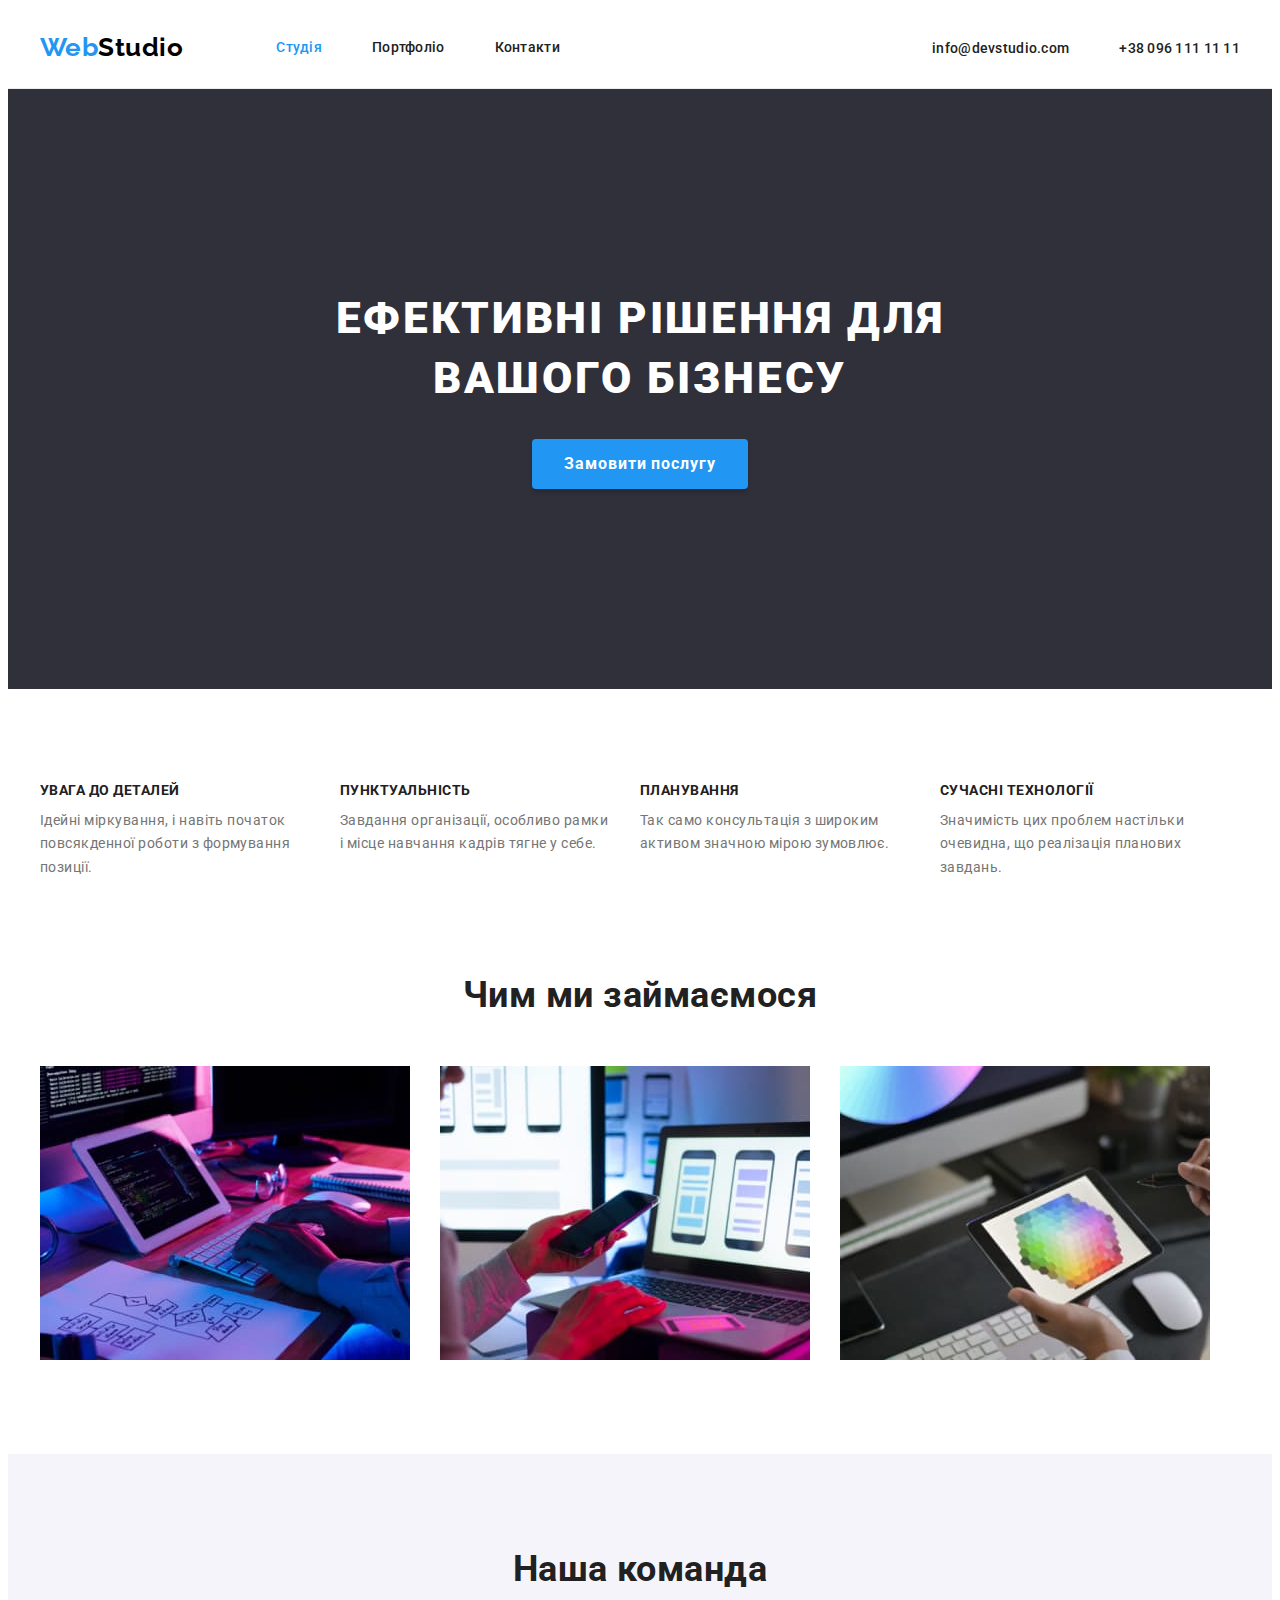
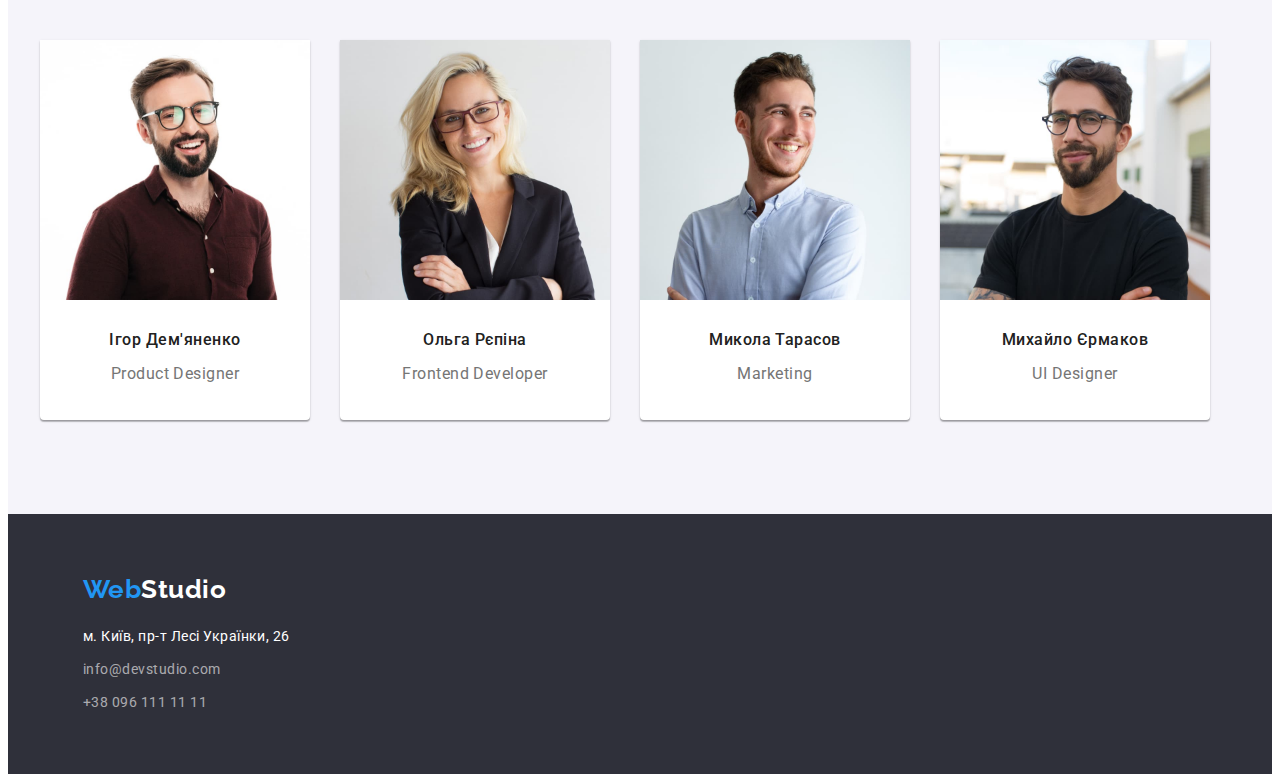
<file: index.html>
<!DOCTYPE html>
<html lang="uk">
  <head>
    <meta charset="UTF-8" />
    <meta http-equiv="X-UA-Compatible" content="IE=edge" />
    <meta name="viewport" content="width=device-width, initial-scale=1.0" />
    <title>Document</title>
    <link rel="preconnect" href="https://fonts.googleapis.com" />
    <link rel="preconnect" href="https://fonts.gstatic.com" crossorigin />
    <link
      href="https://fonts.googleapis.com/css2?family=Raleway:wght@700&family=Roboto:wght@400;500;700;900&display=swap"
      rel="stylesheet"/>
    <link
      rel="stylesheet"
      href="https://cdnjs.cloudflare.com/ajax/libs/modern-normalize/1.1.0/modern-normalize.min.css"
      integrity="sha512-wpPYUAdjBVSE4KJnH1VR1HeZfpl1ub8YT/NKx4PuQ5NmX2tKuGu6U/JRp5y+Y8XG2tV+wKQpNHVUX03MfMFn9Q=="
      crossorigin="anonymous"
      referrerpolicy="no-referrer"
    />
    <link rel="stylesheet" href="./css/styles.css" />
  </head>
  <body>

    <!--шапка-->
     
    <header class="header">
    <div class="container main-nav">
      <nav class="header-nav">
        <a href="./" class="logo"><span>Web</span>Studio </a>
        <ul class="nav-list list">
          <li class="item"><a href="./index.html" class="link current">Студія</a></li>
          <li class="item"><a href="./portfolio.html" class="link">Портфоліо</a></li>
          <li class="item"><a href="#" class="link">Контакти</a></li>
        </ul>
      </nav>
      <ul class="header-contacts list">
        <li class="contacts-item">
          <a href="mailto:info@devstudio.com" class="link"
            >info@devstudio.com</a
          >
        </li>
        <li class="contacts-item"><a href="tel:+380961111111" class="link">+38 096 111 11 11</a></li>
      </ul>
    </div> 
    </header>
    <main>

      <!--Hero-->

      <section class="hero">
        <div class="container">
        <h1 class="hero-title">Ефективні рішення для<br /> вашого бізнесу</h1>
        <button type="button" class="hero-button button">Замовити послугу</button>
        </div>
      </section>

      <!--feature-->

      <section class="feature section">
       <div class="container">
        <h2 class="visually-hidden">Особливості</h2>
        <ul class="feature-list list">
          <li class="feature-item">
            <h3 class="title">УВАГА ДО ДЕТАЛЕЙ</h3>
            <p class="text">
              Ідейні міркування, і навіть початок повсякденної роботи з
              формування позиції.
            </p>
          </li>
          <li class="feature-item">
            <h3 class="title">ПУНКТУАЛЬНІСТЬ</h3>
            <p class="text">
              Завдання організації, особливо рамки і місце навчання кадрів тягне
              у себе.
            </p>
          </li>
          <li class="feature-item">
            <h3 class="title">ПЛАНУВАННЯ</h3>
            <p class="text">
              Так само консультація з широким активом значною мірою зумовлює.
            </p>
          </li>
          <li class="feature-item">
            <h3 class="title">СУЧАСНІ ТЕХНОЛОГІЇ</h3>
            <p class="text">
              Значимість цих проблем настільки очевидна, що реалізація планових
              завдань.
            </p>
          </li>
        </ul>
       </div>
      </section>

      <!--example-->
         
      <section class="example section">
       <div class="container">
        <h2 class="section-title">Чим ми займаємося</h2>
        <ul class="examples-list list">
          <li class="examples-item">
            <img
              src="./images/desktop.jpg"
              alt="декстопні додатки"
              width="370"
            />
          </li>
          <li class="examples-item">
            <img src="./images/mobile.jpg" alt="мобільні додатки" width="370" />
          </li>
          <li class="examples-item">
            <img
              src="./images/design.jpg"
              alt="дизайнерські рішення"
              width="370"
            />
          </li>
        </ul>
       </div> 
      </section>

      <!--Our team-->

      <section class="teams section">
       <div class="container"> 
        <h2 class="section-title">Наша команда</h2>
        <ul class="teams-list list">
          <li class="teams-item">
            <img
              src="./images/designer.jpg"
              alt="Дизайнер продукту"
              width="270"
            />
           <div class="teams-content">
            <h3 class="title">Ігор Дем'яненко</h3>
            <p lang="en" class="text">Product Designer</p>
           </div>
          </li>
          <li class="teams-item">
            <img
              src="./images/frontend.jpg"
              alt="Розробник інтерфейсу"
              width="270"
            />
           <div class="teams-content">
            <h3 class="title">Ольга Рєпіна</h3>
            <p lang="en" class="text">Frontend Developer</p>
           </div> 
          </li>
          <li class="teams-item">
            <img src="./images/marketing.jpg" alt="Маркетолог" width="270" />
           <div class="teams-content">
            <h3 class="title">Микола Тарасов</h3>
            <p lang="en" class="text">Marketing</p>
           </div>
          </li>
          <li class="teams-item">
            <img src="./images/ui.jpg" alt="Дизайнер інтерфейсу" width="270" />
           <div class="teams-content">
            <h3 class="title">Михайло Єрмаков</h3>
            <p lang="en" class="text">UI Designer</p>
           </div>
          </li>
        </ul>
       </div>
      </section>
    </main>

    <!--footer-->

    <footer class="footer">
     <div class="container">
      <a href="/" class="logo"><span>Web</span>Studio </a>
      <address class="footer-address">
        <ul class="footer-list list">
          <li class="footer-item">
            <a href="https://goo.gl/maps/WFWiwE1yeiDRvd588"
            class="link address"
              >м. Київ, пр-т Лесі Українки, 26
              </a>
          </li>
          <li class="footer-item">
            <a href="mailto:info@devstudio.com" class="link">info@devstudio.com</a>
          </li>
          <li class="footer-item phone">
            <a href="tel:+380961111111" class="link">+38 096 111 11 11</a>
          </li>
        </ul>
      </address>
     </div>
    </footer>
  </body>
</html>
</file>
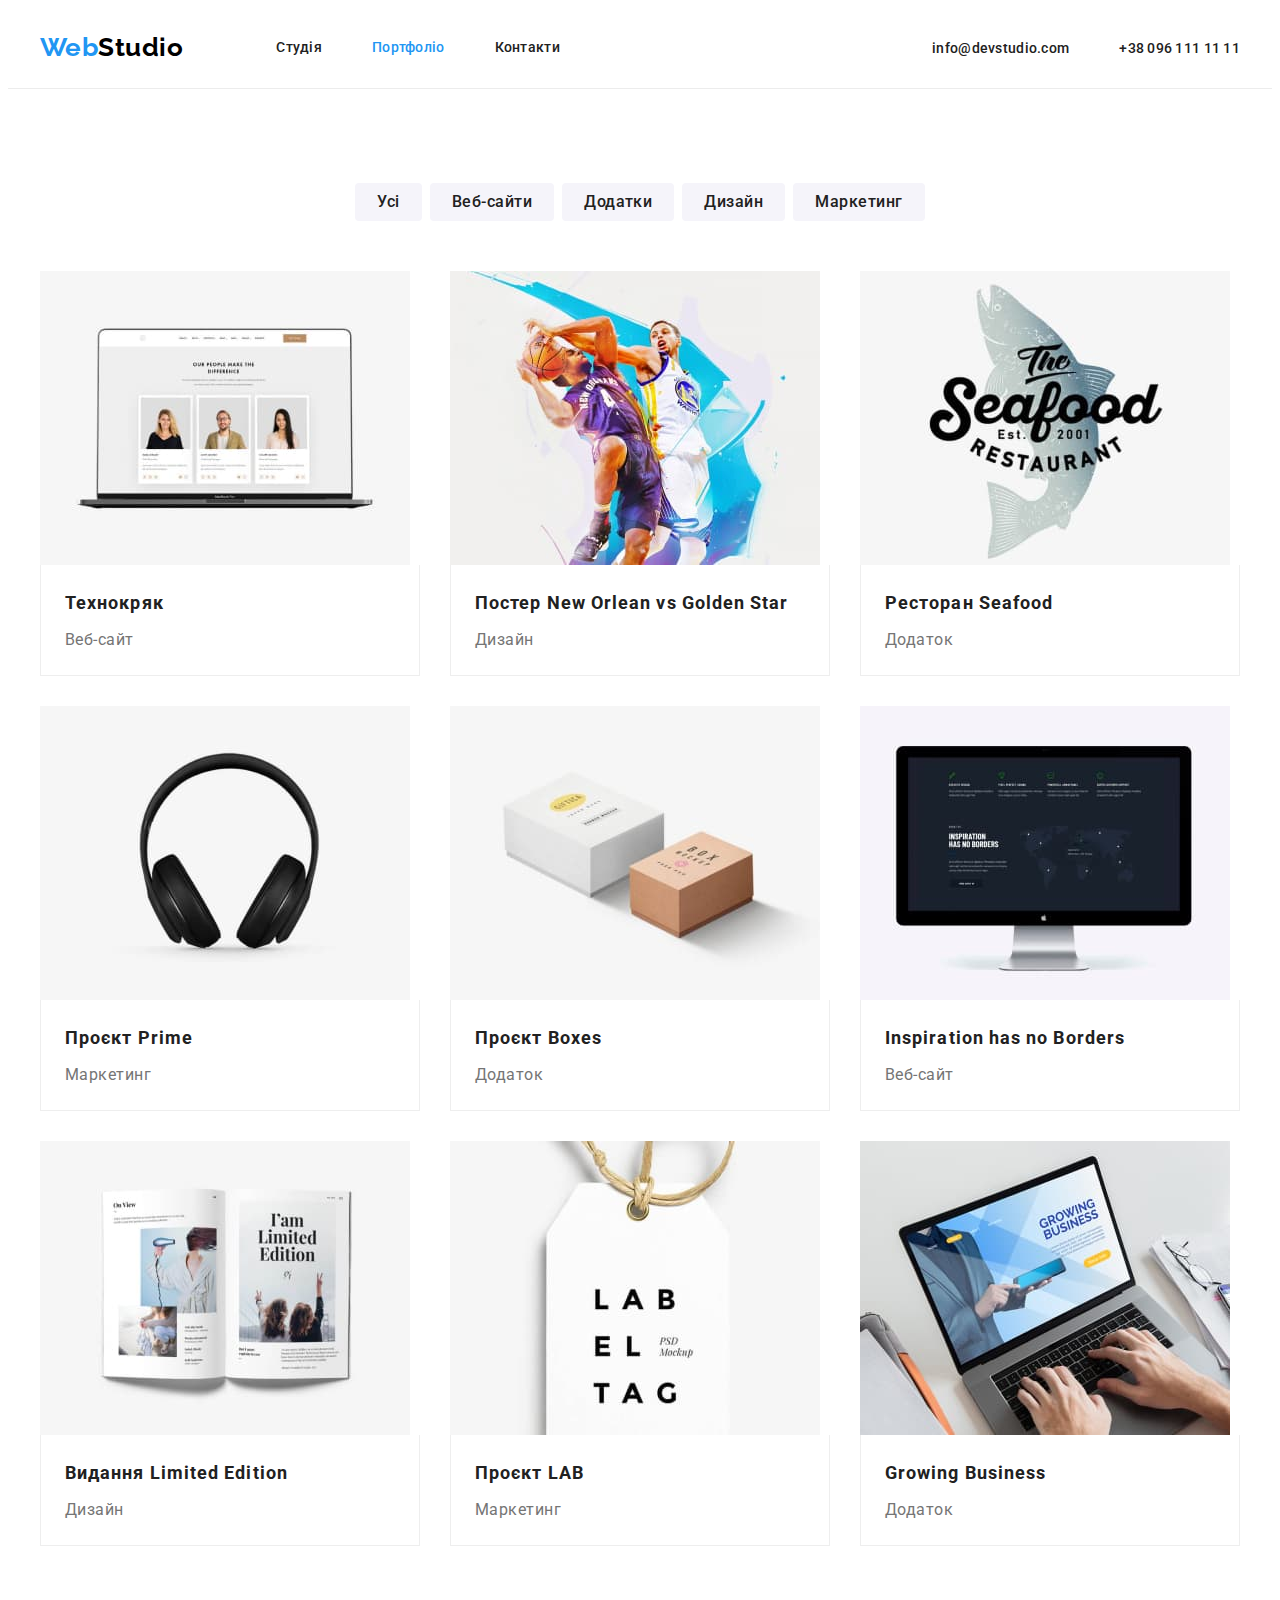
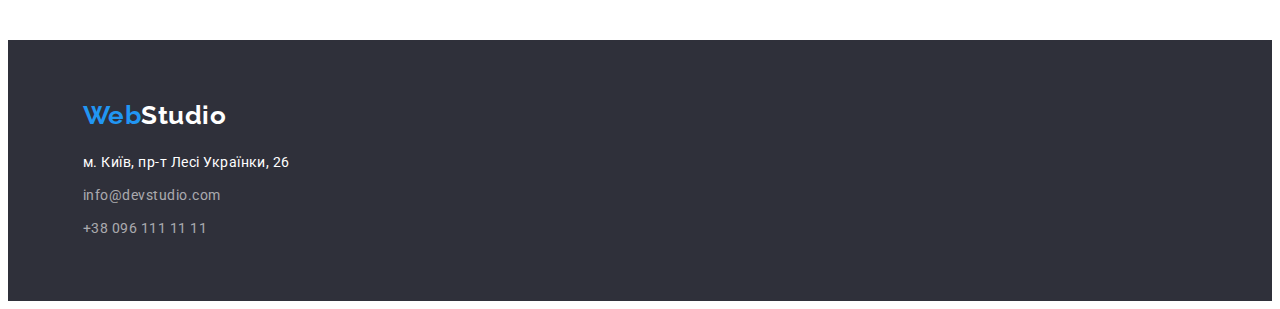
<file: portfolio.html>
<!DOCTYPE html>
<html lang="uk">
  <head>
    <meta charset="UTF-8" />
    <meta http-equiv="X-UA-Compatible" content="IE=edge" />
    <meta name="viewport" content="width=device-width, initial-scale=1.0" />
    <title>Document</title>
    <link rel="preconnect" href="https://fonts.googleapis.com" />
    <link rel="preconnect" href="https://fonts.gstatic.com" crossorigin />
    <link
      href="https://fonts.googleapis.com/css2?family=Raleway:wght@700&family=Roboto:wght@400;500;700;900&display=swap"
      rel="stylesheet"/>
    <link
      rel="stylesheet"
      href="https://cdnjs.cloudflare.com/ajax/libs/modern-normalize/1.1.0/modern-normalize.min.css"
      integrity="sha512-wpPYUAdjBVSE4KJnH1VR1HeZfpl1ub8YT/NKx4PuQ5NmX2tKuGu6U/JRp5y+Y8XG2tV+wKQpNHVUX03MfMFn9Q=="
      crossorigin="anonymous"
      referrerpolicy="no-referrer"
    />  
    <link rel="stylesheet" href="./css/styles.css" />
  </head>
  <body>
    <!--Шапка-->
    <header class="header">
      <div class="container main-nav">
        <nav class="header-nav">
          <a href="./index.html" class="logo"><span>Web</span>Studio </a>
          <ul class="nav-list list">
            <li class="item"><a href="./index.html" class="link">Студія</a></li>
            <li class="item"><a href="./portfolio.html" class="link current">Портфоліо</a></li>
            <li class="item"><a href="#" class="link">Контакти</a></li>
          </ul>
        </nav>
        <ul class="header-contacts list">
          <li class="contacts-item">
            <a href="mailto:info@devstudio.com" class="link"
              >info@devstudio.com</a
            >
          </li>
          <li class="contacts-item"><a href="tel:+380961111111" class="link">+38 096 111 11 11</a>
          </li>
        </ul>
       </div>
      </header>
    

      <!--Portfolio-->
    <main>
      <section class="portfolio section">
      <div class="container"> 
        <h1 class="visually-hidden">Наші роботи</h1>
        <ul class="portfolio-list-button list">
          <li class="button-item">
            <button type="button" class="button">Усі</button>
          </li>
          <li class="button-item">
            <button type="button" class="button">Веб-сайти</button>
          </li>
          <li class="button-item">
            <button type="button" class="button">Додатки</button>
          </li>
          <li class="button-item">
            <button type="button" class="button">Дизайн</button>
          </li>
          <li class="button-item">
            <button type="button" class="button">Маркетинг</button>
          </li>
        </ul>
        <ul class="portfolio-list list">
            <li class="portfolio-item">
                <a href="#" class="link">
                <img src="./images/technocrack.jpg"  alt="Технокряк" width="370">
              <div class="portfolio-border">
                <h2 class="title">Технокряк</h2>
                <p class="paragraph">Веб-сайт</p>
              </div>
                </a>
            </li>
            <li class="portfolio-item">
                <a href="#" class="link">
                <img src="./images/poster.jpg" alt="Постер" width="370">
                <div class="portfolio-border">
                <h2 class="title">Постер New Orlean vs Golden Star</h2>
                <p class="paragraph">Дизайн</p>
              </div>
                </a>
            </li>
            <li class="portfolio-item">
                <a href="#" class="link">
                <img src="./images/restaurant.jpg" alt="Ресторан" width="370">
                <div class="portfolio-border">
                <h2 class="title">Ресторан Seafood</h2>
                <p class="paragraph">Додаток</p>
              </div>
                </a>
            </li>
            <li class="portfolio-item">
                <a href="#" class="link">
                <img src="./images/prime.jpg" alt="Проєкт Prime" width="370">
                <div class="portfolio-border">
                <h2 class="title">Проєкт Prime</h2>
                <p class="paragraph">Маркетинг</p>
              </div>
                </a>
            </li>
            <li class="portfolio-item">
                <a href="#" class="link">
                <img src="./images/boxes.jpg" alt="Проєкт Boxes" width="370">
                <div class="portfolio-border">
                <h2 class="title">Проєкт Boxes</h2>
                <p class="paragraph">Додаток</p>
              </div>
                </a>
            </li>
            <li class="portfolio-item">
                <a href="#" class="link">
                <img src="./images/borders.jpg" alt="Веб-сайт" width="370">
                <div class="portfolio-border">
                <h2 class="title">Inspiration has no Borders</h2>
                <p class="paragraph">Веб-сайт</p>
              </div>
                </a>
            </li>
            <li class="portfolio-item">
                <a href="#" class="link">
                <img src="./images/edition.jpg" alt="Видання" width="370">
                <div class="portfolio-border">
                <h2 class="title">Видання Limited Edition</h2>
                <p class="paragraph">Дизайн</p>
              </div>
                </a>
            </li>
            <li class="portfolio-item">
                <a href="#" class="link">
                <img src="./images/lab.jpg" alt="Проєкт LAB" width="370">
                <div class="portfolio-border">
                <h2 class="title">Проєкт LAB</h2>
                <p class="paragraph">Маркетинг</p>
              </div>
                </a>
            </li>
            <li class="portfolio-item">
                <a href="#" class="link">
                <img src="./images/business.jpg" alt="Додаток" width="370">
                <div class="portfolio-border">
                <h2 class="title">Growing Business</h2>
                <p class="paragraph">Додаток</p>
              </div>
                </a>
            </li>
        </ul>
       </div> 
      </section>
    </main>
    
    <!--footer-->

    <footer class="footer">
      <div class="container">
      <a href="/" class="logo"><span>Web</span>Studio </a>
      <address class="footer-address">
        <ul class="footer-list list">
          <li class="footer-item">
            <a href="https://goo.gl/maps/WFWiwE1yeiDRvd588"
            class="link address"
              >м. Київ, пр-т Лесі Українки, 26
              </a>
          </li>
          <li class="footer-item">
            <a href="mailto:info@devstudio.com" class="link">info@devstudio.com</a>
          </li>
          <li class="footer-item phone">
            <a href="tel:+380961111111" class="link">+38 096 111 11 11</a>
          </li>
        </ul>
      </address>
    </div>
    </footer>
  </body>
</html>
</file>
<file: css/styles.css>
:root {
  --primary-text-color: #757575;
  --secondary-text-color: #000000;
  --title-color: #212121;
  --white-color: #ffffff;
  --accent-color: #2196f3;
  --secondary-background-color: #2f303a;
  --paragraph-footer-color: #ffffff99;
  --section-background-teams-color: #f5f4fa;
  --border-hero-color: #ececec;
  --border-color: #eeeeee;
  --box-shadow-hero-button: rgba(0, 0, 0, 0.15);
  --box-shadow-teams-item: 0px 1px 3px rgba(0, 0, 0, 0.12),
    0px 1px 1px rgba(0, 0, 0, 0.14), 0px 2px 1px rgba(0, 0, 0, 0.2);
  --box-shadow-portfolio-button: 0px 3px 1px rgba(0, 0, 0, 0.1),
    0px 1px 2px rgba(0, 0, 0, 0.08), 0px 2px 2px rgba(0, 0, 0, 0.12);
  --primary-font-family: 'Roboto';
  --logo-font-family: 'Raleway';
}
/*---------reset ----------*/
h1,
h2,
h3,
h4,
h5,
h6,
p {
  margin: 0;
}

ul {
  margin: 0;
  padding: 0;
}

.visually-hidden { 
  position: absolute; 
  width: 1px; 
  height: 1px; 
  margin: -1px; 
  border: 0; 
  padding: 0; 
   
  white-space: nowrap; 
  clip-path: inset(100%); 
  clip: rect(0 0 0 0); 
  overflow: hidden; 
}

body {
    background-color: var(--white-color);
    color: var(--primary-text-color);
    font-family: var(--primary-font-family), sans-serif;
    letter-spacing:0.03em;
}

img {
  display: block;
  max-width: 100%;
  height: auto;
}

/*------------container------------*/

.container  {
  width: 1200px;
  padding-left: 15px;
  padding-right: 15px;
  margin: 0 auto;
}

/*------------ button ------------*/
.button {
  border-radius: 4px;
  padding: 6px 22px;
  border: 0;

  font-family: inherit;
  color: var(--white-color);
  background-color: var(--accent-color);
  font-weight: 700;
  font-size: 16px;
  line-height: 1.88;
  letter-spacing: 0.06em;
  text-decoration: none;
  cursor: pointer;
  text-align: center;
}

.button:hover,
.button:focus {
  color: var(--accent-color);
}

 /*------------ link ------------*/

 .link:hover,
 .link:focus {
   color: var(--accent-color);
 }

  /*------------ list ------------*/
  .list  {
    list-style: none;
  }

  /* ---------header---------- */

  .header {
    border-bottom: 1px solid var(--border-hero-color);
  }
  .main-nav,
  .header-nav {
    display: flex;
    align-items: center;
  }
.nav-list {
  display: flex;
  margin-left: 93px;
}
.nav-list .link {
  display: block;
  padding-top: 32px;
  padding-bottom: 32px;
}

.header .item:not(:last-child),
.header-contacts .contacts-item:not(:last-child) {
  margin-right: 50px;
}

.header-contacts.list {
  margin-left: auto;
  display: flex;
}

.header-contacts .link {
   color: var(--title-color);
   font-weight: 500;
   font-size: 14px;
   line-height: 1.14;
   letter-spacing: 0.02em;
   text-decoration: none;
 }

 .header-contacts .link:hover,
.header-contacts .link:focus {
  color: var(--accent-color);
}
/*------------ logo ------------*/

.logo {
    color: var(--secondary-text-color);
    font-family: var(--logo-font-family), sans-serif;
    font-weight:700;
    font-size:26px;
    line-height:1.2;
    text-decoration:none;
}

.logo > span {
    color:var(--accent-color);
}

/*------------ nav-list ------------*/

.nav-list .link {
  color: var(--title-color);
  font-weight: 500;
  font-size: 14px;
  line-height: 1.14;
  letter-spacing: 0.02em;
  text-decoration: none;
}
  
  .nav-list .link:hover,
  .nav-list .link:focus,
  .nav-list .link.current {
    color: var(--accent-color);
  }
  
  
 
  
  /*------------ hero ------------*/
  .hero {
    background-color: var(--secondary-background-color);
    padding-top: 200px;
    padding-bottom: 200px;
    text-align: center;
  }
  
  .hero-title {
    color: var(--white-color);
    font-weight: 900;
    font-size: 44px;
    line-height: 1.36;
    text-align: center;
    letter-spacing: 0.06em;
    margin-bottom: 30px;
    text-transform: uppercase;
  }
  .hero-button{
    padding: 10px 32px;
    min-width: 216px;
    box-shadow: 0px 4px 4px rgba(0, 0, 0, 0.15);
    border-radius: 4px;
  }
  .hero-button:hover,
  .hero-button:focus {
  background-color: var(--white-color);
}


  /*------------ section ------------*/

  .section {
    padding-top: 94px;
    padding-bottom: 94px;
  }
  

  .section-title {
    color: var(--title-color);
    font-size: 36px;
    line-height: 1.17;
    text-align: center;
  }
  
  .section .title {
    color: var(--title-color);
    font-size: 14px;
    line-height: 1.14;
  }

   /*--------------- feature ------------------*/
    .feature{
      display: flex;
    }
    .feature-item {
      width: 270px;
    }
   .feature .text {
    font-size: 14px;
    line-height: 1.7;
  }

  .feature .title{
    margin-bottom: 10px;
  }
  .feature-list {
    display: flex;
  }
  .feature .section {
    padding-top: 0;
  }
  .feature-item:not(:last-child) {
    margin-right: 30px;
  }

    /*------------ Example ------------*/
.example{
  padding-top: 0;
}
.examples-list{
display: flex;
gap:30px;
}



.examples .section-title {
  margin-bottom: 50px;
}

  
  /*------------ section-teams ------------*/
  .teams {
    background-color: var(--section-background-teams-color);
  }

  .section-title {
    margin-bottom: 50px;
  }

  .teams-list {
    display: flex;
  }

  .teams-item {
    box-shadow: var(--box-shadow-teams-item);
    border-radius: 0px 0px 4px 4px;
    background-color: var(--white-color);
  }
  
  .teams-list {
    gap:30px;
  }
  .teams-content {
    padding-top: 30px;
    padding-bottom: 30px;
  }
  .teams .title {
    margin-bottom: 10px;
  }
  
  .teams .title {
    color: var(--title-color);
    font-weight: 500;
    font-size: 16px;
    line-height: 1.2;
    text-align: center;
    margin-bottom: 10px;
  }
  
  .teams .text {
    font-size: 16px;
    line-height: 1.9;
    text-align: center;
  }
  
  /*------------ footer ------------*/

  .footer {
    padding:60px;
    background-color: var(--secondary-background-color);
  }
  .footer .logo {
    display: inline-block;
    margin-bottom: 20px;
  }
  
  .footer .logo,
  .footer .link.address {
    color: var(--white-color);
  }
  .footer-item {
    margin-bottom: 9px;
  }
  .footer-item:last-child {
    margin-bottom: 0;
  }
  
  .footer .link {
    font-style: normal;
    color: var(--paragraph-footer-color);
    font-weight: 400;
    font-size: 14px;
    line-height: 1.7;
    text-decoration: none;
  }
  
  .footer .link:hover,
  .footer .link:focus {
    color: var(--accent-color);
  }
  
  /*------------  portfolio.html ------------*/
  
  .portfolio .title {
    color: var(--title-color);
    font-size: 18px;
    line-height: 2;
    letter-spacing: 0.06em;
    margin-bottom: 4px;
  }
  
  .portfolio .paragraph {
    color: var(--primary-text-color);
    font-size: 16px;
    line-height: 1.88;
  }
  
  .portfolio .button {
    color: var(--title-color);
    background-color: var(--section-background-teams-color);
    font-weight: 500;
    font-size: 16px;
    line-height: 1.62;
    letter-spacing: 0.03em;
    border-color: transparent;
  }
  
  .portfolio .button:hover,
  .portfolio .button:focus {
    color: var(--white-color);
    background-color: var(--accent-color);
    box-shadow: var(--box-shadow-portfolio-button);
    border-radius: 4px;
  }
  
  .portfolio .link {
    text-decoration: none;
  }
  .portfolio-list-button {
    display: flex;
    justify-content: center;
    margin-bottom: 50px;
  }
  .portfolio .button-item:not(:last-child) {
    margin-right: 8px;
  }
  .portfolio-list {
    display: flex;
    flex-wrap: wrap;
    gap: 30px;
  }
  .portfolio-item {
    width: calc((100% - 60px) / 3);
  }
  .portfolio-border {
    padding: 20px 24px;
    border-right: 1px solid var(--border-color);
    border-bottom: 1px solid var(--border-color);
    border-left: 1px solid var(--border-color);
  }
</file>
